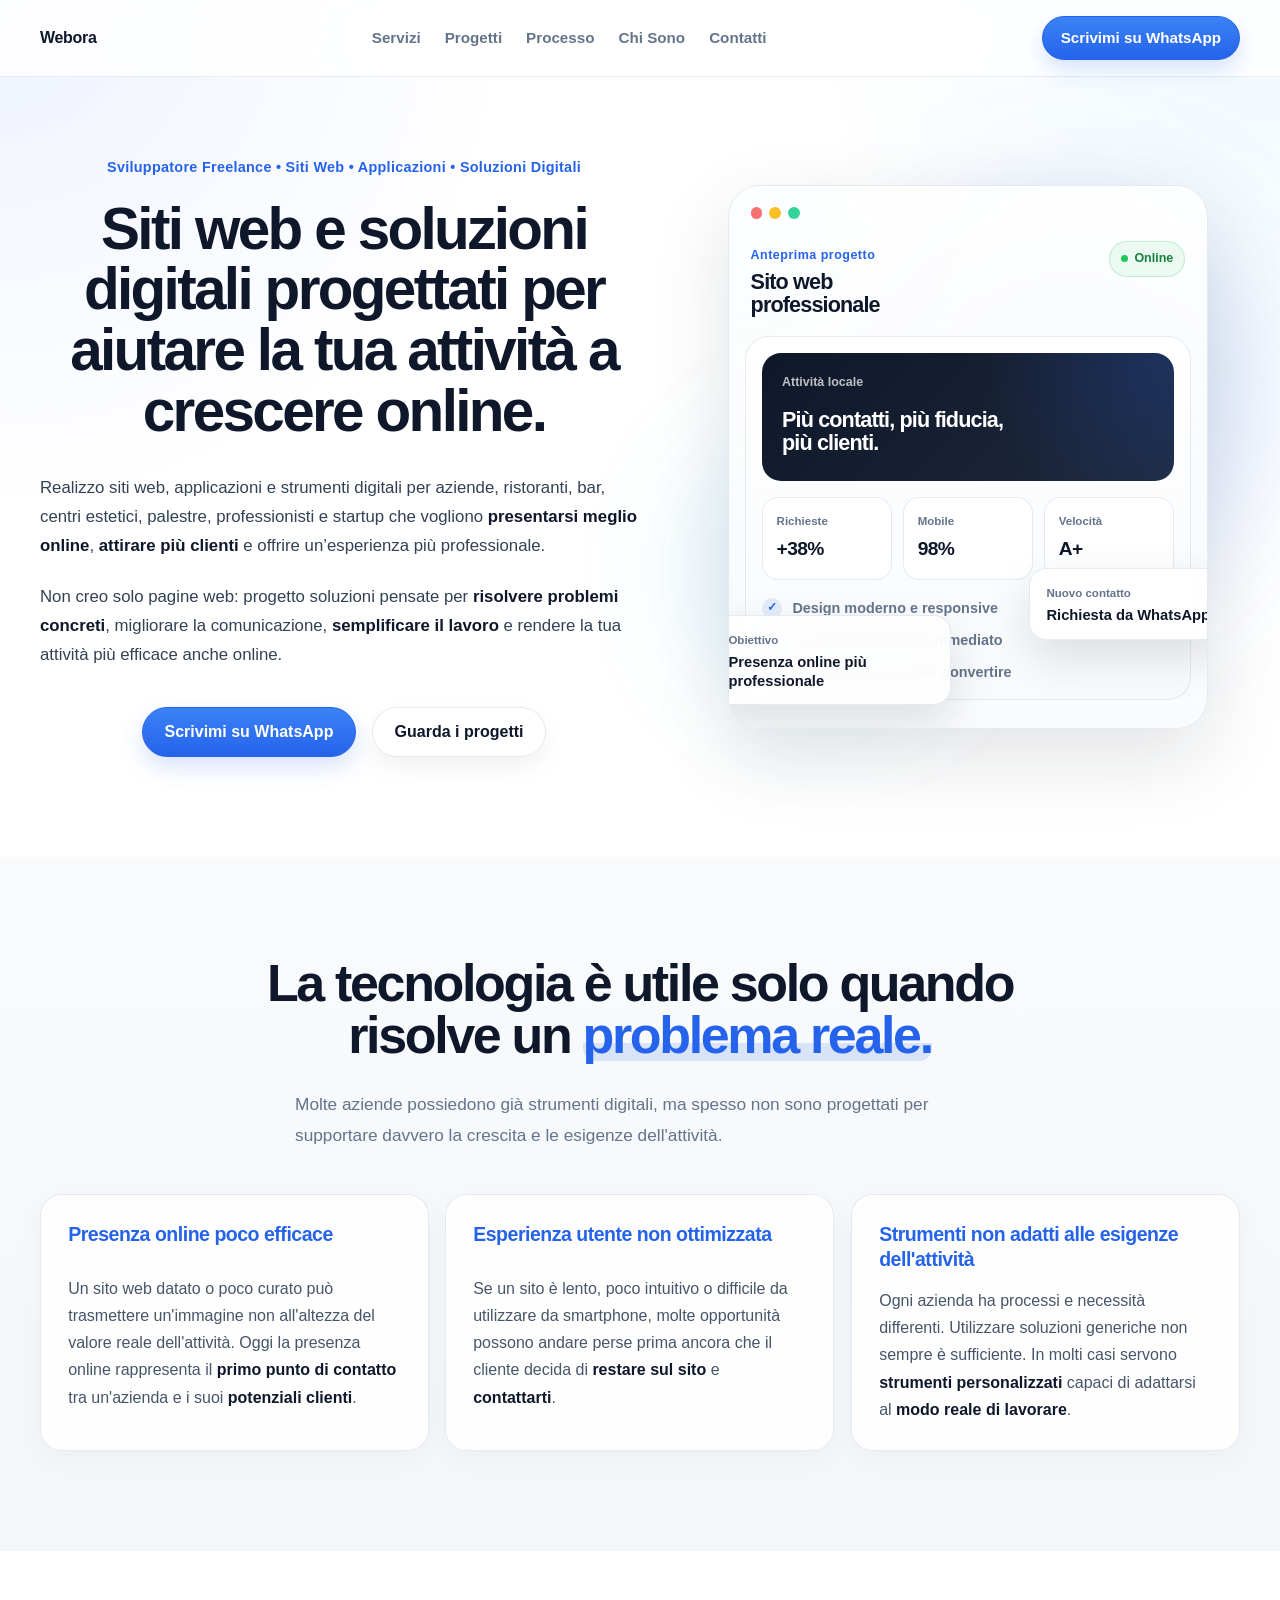
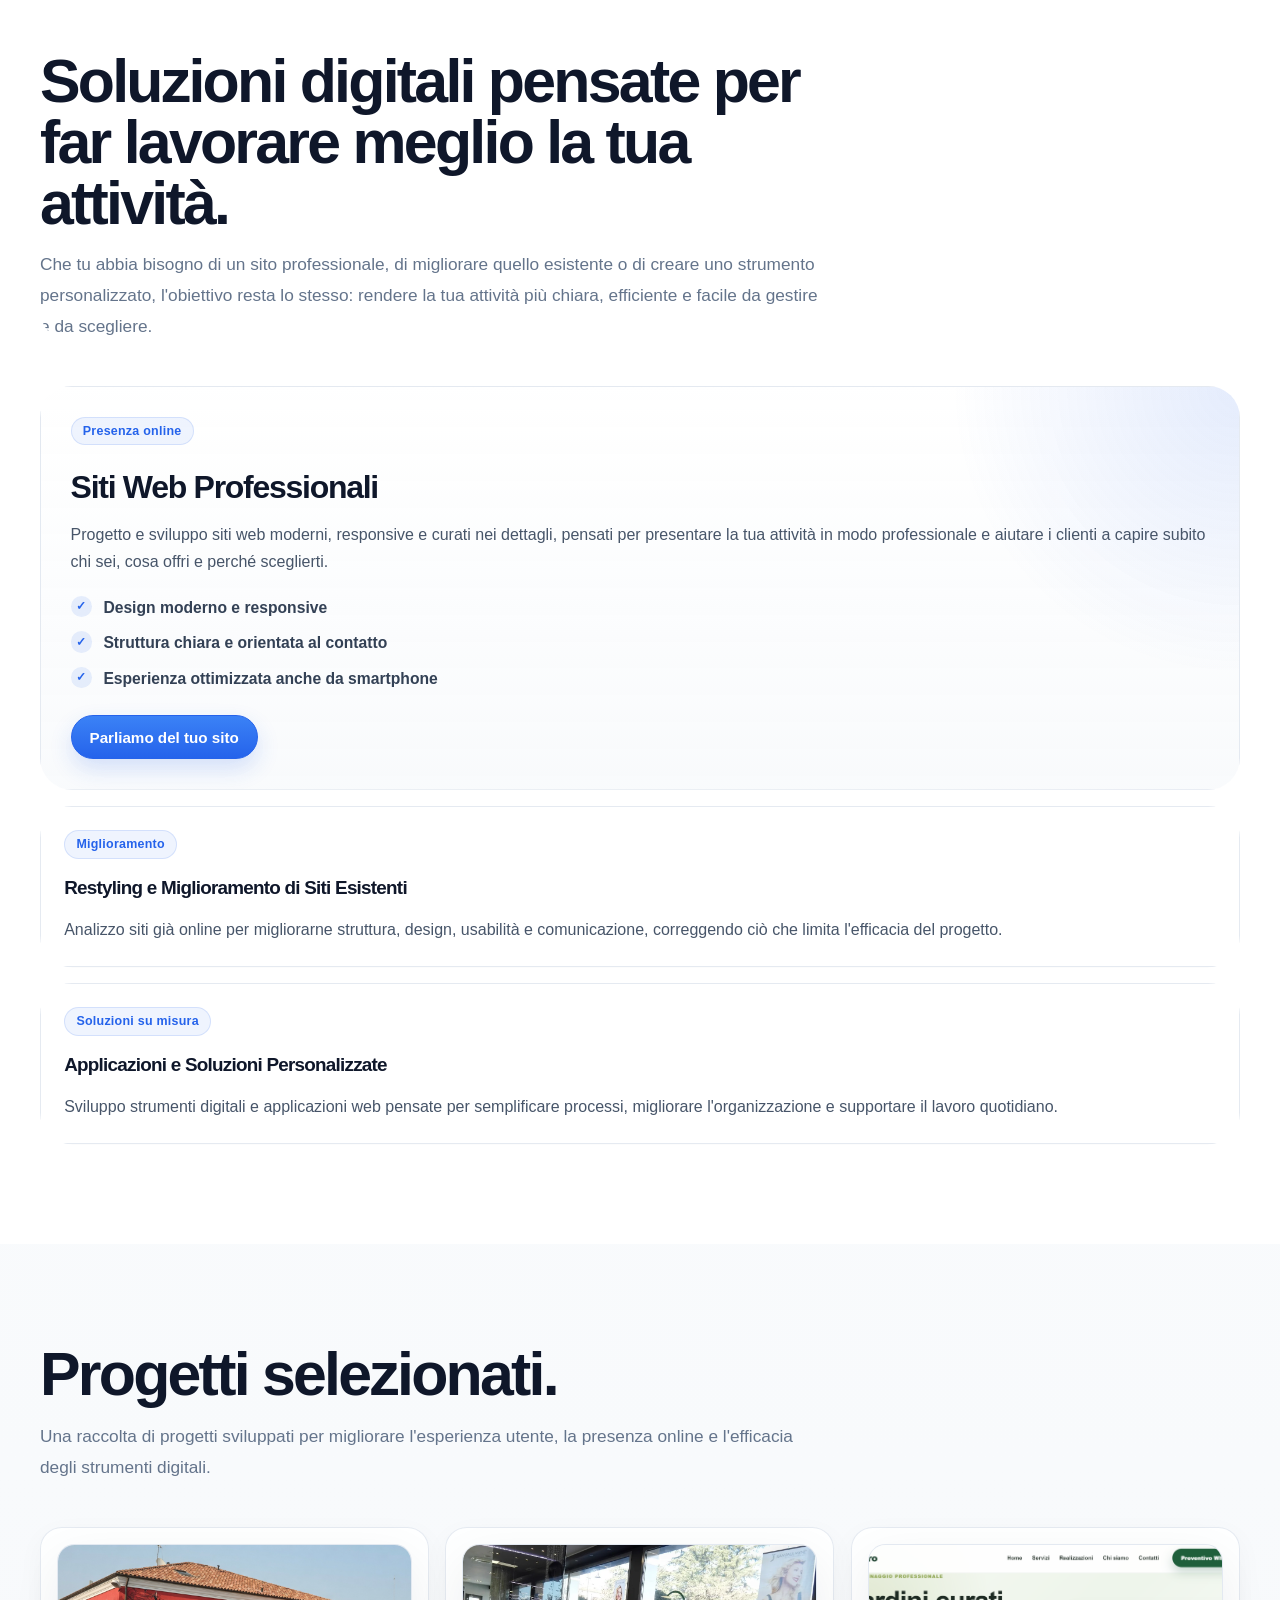
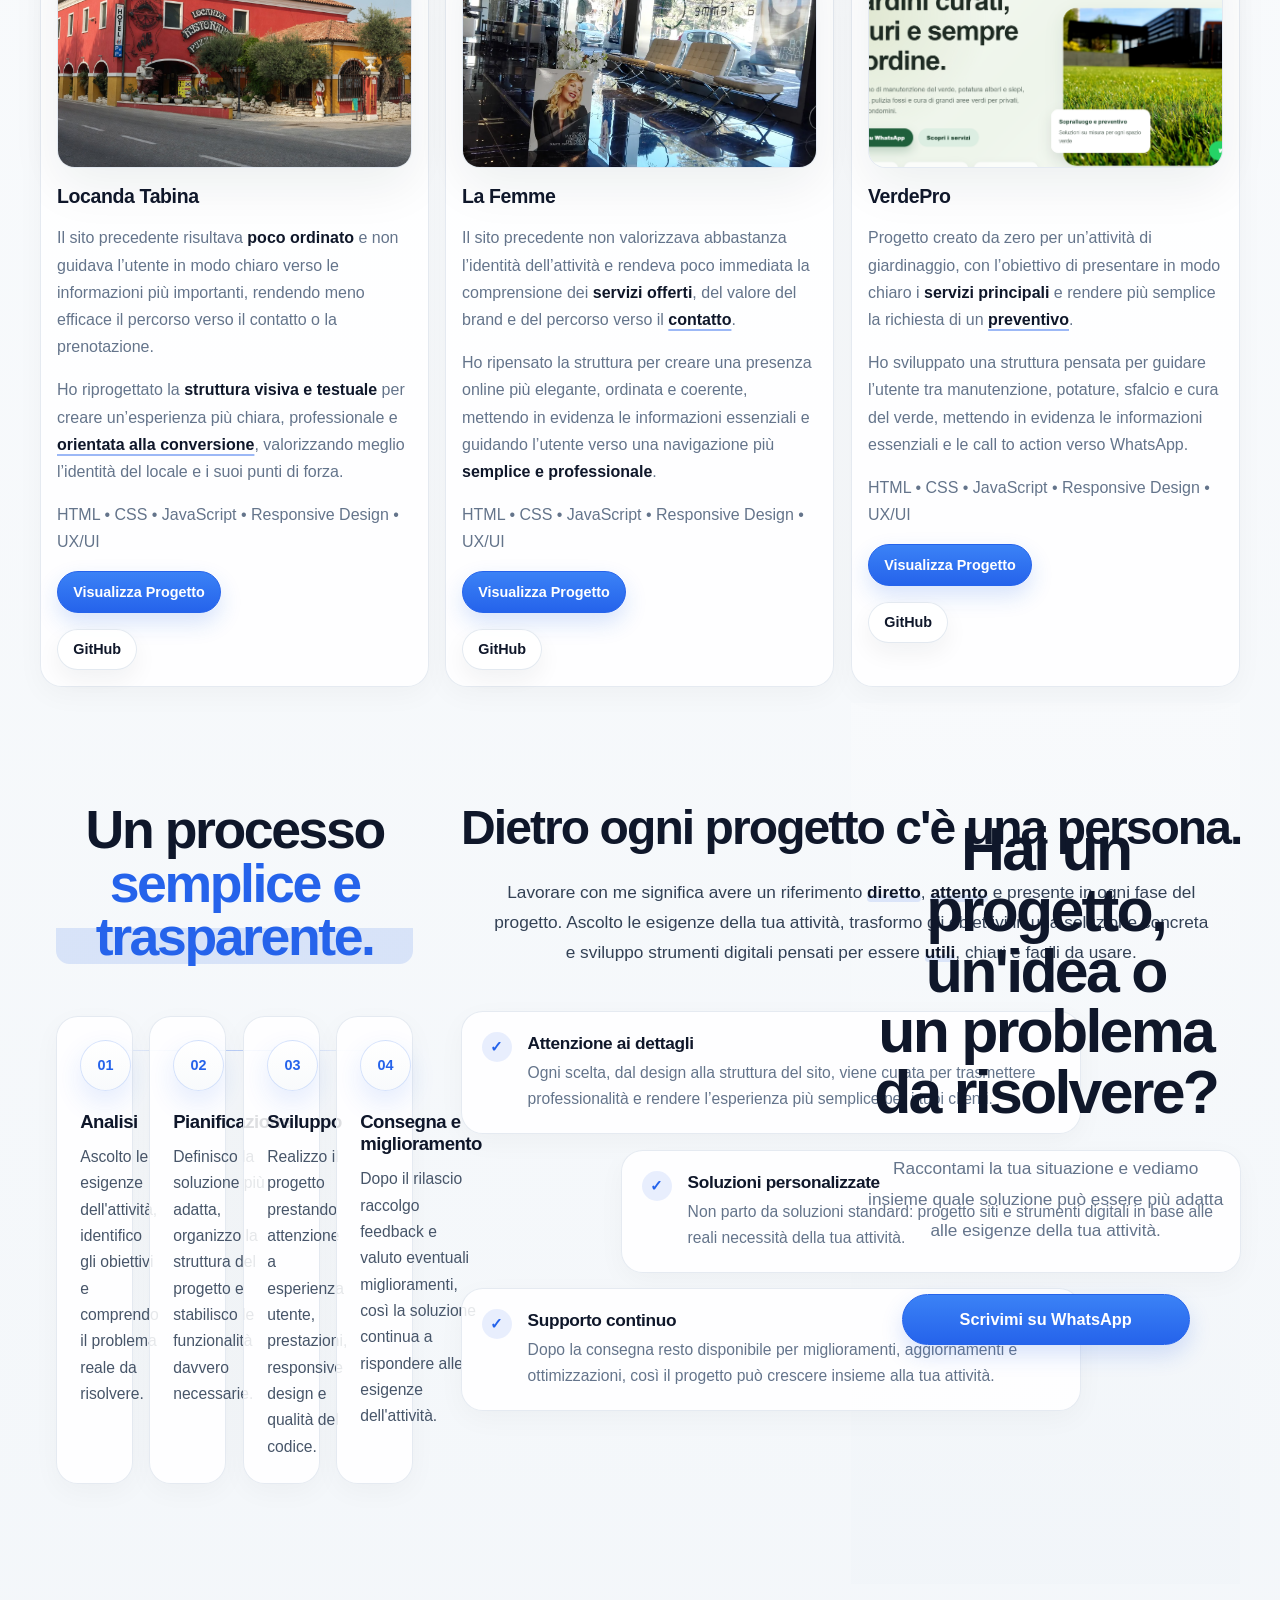
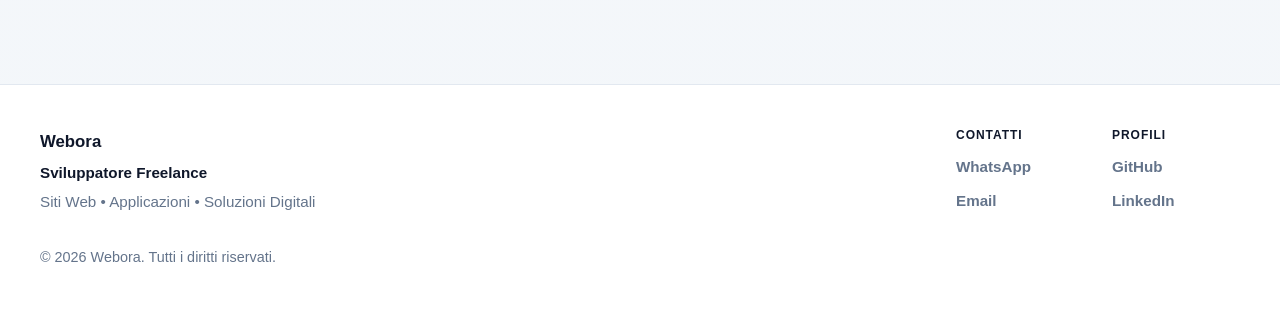
<file: index.html>
<!DOCTYPE html>
<html lang="it">
<head>
  <meta charset="UTF-8">
  <meta name="viewport" content="width=device-width, initial-scale=1.0">
  <title>Webora | Siti Web e Soluzioni Digitali</title>
  <link rel="stylesheet" href="style.css">
</head>
<body>
  <header class="site-header">
    <div class="site-header__container">
      <a href="#" class="site-header__logo">Webora</a>

      <nav class="site-header__nav">
        <ul class="site-header__menu">
          <li class="site-header__menu-item">
            <a href="#servizi" class="site-header__menu-link">Servizi</a>
          </li>
          <li class="site-header__menu-item">
            <a href="#progetti" class="site-header__menu-link">Progetti</a>
          </li>
          <li class="site-header__menu-item">
            <a href="#processo" class="site-header__menu-link">Processo</a>
          </li>
          <li class="site-header__menu-item">
            <a href="#chi-sono" class="site-header__menu-link">Chi Sono</a>
          </li>
          <li class="site-header__menu-item">
            <a href="#contatti" class="site-header__menu-link">Contatti</a>
          </li>
        </ul>
      </nav>

      <a href="https://wa.me/393491954793?text=Ciao%20vorrei%20avere%20informazioni" class="site-header__cta">Scrivimi su WhatsApp</a>
    </div>
  </header>

  <main class="site-main">
    <section class="hero">
  <div class="hero__container">
    <div class="hero__content">
      <p class="text-placeholder">Sviluppatore Freelance • Siti Web • Applicazioni • Soluzioni Digitali</p>

      <h1 class="text-placeholder">
        Siti web e soluzioni digitali progettati per aiutare la tua attività a crescere online.
      </h1>

      <p class="text-placeholder">
       Realizzo siti web, applicazioni e strumenti digitali per aziende, ristoranti,
       bar, centri estetici, palestre, professionisti e startup che vogliono
       <strong>presentarsi meglio online</strong>, <strong>attirare più clienti</strong>
       e offrire un’esperienza più professionale.
      </p>

      <p class="text-placeholder">
       Non creo solo pagine web: progetto soluzioni pensate per
       <strong>risolvere problemi concreti</strong>, migliorare la comunicazione,
       <strong>semplificare il lavoro</strong> e rendere la tua attività più efficace
       anche online.
      </p>

      <div class="hero__actions">
        <a
          href="https://wa.me/393491954793?text=Ciao%20vorrei%20avere%20informazioni"
          class="hero__button"
        >
          Scrivimi su WhatsApp
        </a>

        <a href="#progetti" class="hero__button">
          Guarda i progetti
        </a>
      </div>
    </div>

    <div class="hero__visual" aria-hidden="true">
      <div class="hero-preview">
        <div class="hero-preview__topbar">
          <span></span>
          <span></span>
          <span></span>
        </div>

        <div class="hero-preview__header">
          <div>
            <span class="hero-preview__eyebrow">Anteprima progetto</span>
            <h2>Sito web professionale</h2>
          </div>

          <span class="hero-preview__status">Online</span>
        </div>

        <div class="hero-preview__screen">
          <div class="hero-preview__hero-card">
            <span>Attività locale</span>
            <strong>Più contatti, più fiducia, più clienti.</strong>
          </div>

          <div class="hero-preview__metrics">
            <div class="hero-preview__metric">
              <span>Richieste</span>
              <strong>+38%</strong>
            </div>

            <div class="hero-preview__metric">
              <span>Mobile</span>
              <strong>98%</strong>
            </div>

            <div class="hero-preview__metric">
              <span>Velocità</span>
              <strong>A+</strong>
            </div>
          </div>

          <ul class="hero-preview__features">
            <li>
              <span>✓</span>
              Design moderno e responsive
            </li>

            <li>
              <span>✓</span>
              Contatto WhatsApp immediato
            </li>

            <li>
              <span>✓</span>
              Struttura pensata per convertire
            </li>
          </ul>
        </div>

        <div class="hero-preview__floating-card hero-preview__floating-card--primary">
          <span>Nuovo contatto</span>
          <strong>Richiesta da WhatsApp</strong>
        </div>

        <div class="hero-preview__floating-card hero-preview__floating-card--secondary">
          <span>Obiettivo</span>
          <strong>Presenza online più professionale</strong>
        </div>
      </div>
    </div>
  </div>
</section>

<section class="problems">
    <div class="problems__container">
    <div class="problems__header reveal reveal--up">
      <h2 class="text-placeholder">
        <span>La tecnologia è utile solo quando</span>
        <span>risolve un <strong>problema reale.</strong></span>
      </h2>

      <p class="text-placeholder">
        Molte aziende possiedono già strumenti digitali, ma spesso non sono progettati
        per supportare davvero la crescita e le esigenze dell'attività.
      </p>
    </div>

    <div class="problems__grid">
      <article class="card problem-card reveal reveal--from-left">
        <h3>Presenza online poco efficace</h3>
        <p>
          Un sito web datato o poco curato può trasmettere un'immagine non all'altezza
          del valore reale dell'attività. Oggi la presenza online rappresenta il
          <strong>primo punto di contatto</strong> tra un'azienda e i suoi
          <strong>potenziali clienti</strong>.
        </p>
      </article>

      <article class="card problem-card reveal reveal--from-bottom">
        <h3>Esperienza utente non ottimizzata</h3>
        <p>
          Se un sito è lento, poco intuitivo o difficile da utilizzare da smartphone,
          molte opportunità possono andare perse prima ancora che il cliente decida di
          <strong>restare sul sito</strong> e <strong>contattarti</strong>.
        </p>
      </article>

      <article class="card problem-card reveal reveal--from-right">
        <h3>Strumenti non adatti alle esigenze dell'attività</h3>
        <p>
          Ogni azienda ha processi e necessità differenti. Utilizzare soluzioni generiche
          non sempre è sufficiente. In molti casi servono
          <strong>strumenti personalizzati</strong> capaci di adattarsi al
          <strong>modo reale di lavorare</strong>.
        </p>
      </article>
    </div>
  </div>
</section>

<section id="servizi" class="services">
  <div class="services__container">
    <div class="services__header reveal service-reveal service-reveal--header">
      <h2 class="text-placeholder">
        Soluzioni digitali pensate per far lavorare meglio la tua attività.
      </h2>

      <p class="text-placeholder">
        Che tu abbia bisogno di un sito professionale, di migliorare quello esistente
        o di creare uno strumento personalizzato, l'obiettivo resta lo stesso:
        rendere la tua attività più chiara, efficiente e facile da gestire e da scegliere.
      </p>
    </div>

    <div class="services__layout">
      <article class="service-card service-card--featured reveal service-reveal service-reveal--featured">
        <span class="service-card__label">Presenza online</span>

        <div class="service-card__content">
          <h3>Siti Web Professionali</h3>

          <p>
            Progetto e sviluppo siti web moderni, responsive e curati nei dettagli,
            pensati per presentare la tua attività in modo professionale e aiutare
            i clienti a capire subito chi sei, cosa offri e perché sceglierti.
          </p>

          <ul class="service-card__list">
            <li>
              <span>✓</span>
              Design moderno e responsive
            </li>

            <li>
              <span>✓</span>
              Struttura chiara e orientata al contatto
            </li>

            <li>
              <span>✓</span>
              Esperienza ottimizzata anche da smartphone
            </li>
          </ul>
        </div>

        <a
          href="https://wa.me/393491954793?text=Ciao%20vorrei%20avere%20informazioni"
          class="service-card__button"
        >
          Parliamo del tuo sito
        </a>
      </article>

      <div class="services__side">
        <article class="service-card service-card--compact reveal service-reveal service-reveal--side service-reveal--side-1">
          <span class="service-card__label">Miglioramento</span>

          <div class="service-card__content">
            <h3>Restyling e Miglioramento di Siti Esistenti</h3>

            <p>
              Analizzo siti già online per migliorarne struttura, design, usabilità
              e comunicazione, correggendo ciò che limita l'efficacia del progetto.
            </p>
          </div>
        </article>

        <article class="service-card service-card--compact reveal service-reveal service-reveal--side service-reveal--side-2">
          <span class="service-card__label">Soluzioni su misura</span>

          <div class="service-card__content">
            <h3>Applicazioni e Soluzioni Personalizzate</h3>

            <p>
              Sviluppo strumenti digitali e applicazioni web pensate per semplificare
              processi, migliorare l'organizzazione e supportare il lavoro quotidiano.
            </p>
          </div>
        </article>
      </div>
    </div>
  </div>
</section>

    <section id="progetti" class="projects">
      <div class="projects__container">
        <div class="projects__header">
          <h2 class="text-placeholder">Progetti selezionati.</h2>
          <p class="text-placeholder">Una raccolta di progetti sviluppati per migliorare l'esperienza utente, la presenza online e l'efficacia degli strumenti digitali.</p>
        </div>
        <div class="projects__grid">
          <article class="project-card reveal project-reveal project-reveal--one">
            <div class="project-card__media">
  <img
    src="./IMMAGINI/tabina.jpg"
    alt="Anteprima del progetto Locanda Tabina"
    class="project-card__image"
  >
  </div>

  <h3 class="text-placeholder">Locanda Tabina</h3>

  <p class="text-placeholder">
  Il sito precedente risultava <strong>poco ordinato</strong> e non guidava l’utente
  in modo chiaro verso le informazioni più importanti, rendendo meno efficace
  il percorso verso il contatto o la prenotazione.
</p>

<p class="text-placeholder">
  Ho riprogettato la <strong>struttura visiva e testuale</strong> per creare
  un’esperienza più chiara, professionale e
  <span class="project-card__underline">orientata alla conversione</span>,
  valorizzando meglio l’identità del locale e i suoi punti di forza.
</p>

<p class="text-placeholder">
  HTML • CSS • JavaScript • Responsive Design • UX/UI
</p>

  <a href="locanda-tabina.html" class="project-card__button">
    Visualizza Progetto
  </a>

  <a
    href="https://github.com/Capital-flowyield/locanda-tabina-website"
    class="project-card__button"
    target="_blank"
    rel="noopener noreferrer"
  >
    GitHub
  </a>
</article>


          <article class="project-card reveal project-reveal project-reveal--two">
  <div class="project-card__media">
    <img
      src="./IMMAGINI/la-femme.png"
      alt="Anteprima del progetto La Femme"
      class="project-card__image"
    >
  </div>

  <h3 class="text-placeholder">La Femme</h3>

  <p class="text-placeholder">
    Il sito precedente non valorizzava abbastanza l’identità dell’attività e rendeva
    poco immediata la comprensione dei <strong>servizi offerti</strong>, del valore
    del brand e del percorso verso il <span class="project-card__underline">contatto</span>.
  </p>

  <p class="text-placeholder">
    Ho ripensato la struttura per creare una presenza online più elegante, ordinata
    e coerente, mettendo in evidenza le informazioni essenziali e guidando l’utente
    verso una navigazione più <strong>semplice e professionale</strong>.
  </p>

  <p class="text-placeholder">
    HTML • CSS • JavaScript • Responsive Design • UX/UI
  </p>

  <a href="la-femme.html" class="project-card__button">
    Visualizza Progetto
  </a>

  <a
    href="https://github.com/Capital-flowyield/la-femme"
    class="project-card__button"
    target="_blank"
    rel="noopener noreferrer"
  >
    GitHub
  </a>
</article>


<article class="project-card reveal project-reveal project-reveal--three">
  <div class="project-card__media">
    <img
      src="./IMMAGINI/verdepro.png"
      alt="Anteprima del progetto VerdePro"
      class="project-card__image"
    >
  </div>

  <h3 class="text-placeholder">VerdePro</h3>

  <p class="text-placeholder">
    Progetto creato da zero per un’attività di giardinaggio, con l’obiettivo di presentare
    in modo chiaro i <strong>servizi principali</strong> e rendere più semplice la richiesta
    di un <span class="project-card__underline">preventivo</span>.
  </p>

  <p class="text-placeholder">
    Ho sviluppato una struttura pensata per guidare l’utente tra manutenzione, potature,
    sfalcio e cura del verde, mettendo in evidenza le informazioni essenziali e le call to action
    verso WhatsApp.
  </p>

  <p class="text-placeholder">
    HTML • CSS • JavaScript • Responsive Design • UX/UI
  </p>

  <a href="verdepro.html" class="project-card__button">
    Visualizza Progetto
  </a>

  <a
    href="https://github.com/Capital-flowyield/verdepro-site"
    class="project-card__button"
    target="_blank"
    rel="noopener noreferrer"
  >
    GitHub
  </a>
</article>

  <section id="processo" class="process">
  <div class="process__container">
    <div class="process__header reveal process-reveal process-reveal--header">
      <h2 class="text-placeholder">
        Un processo <strong>semplice e trasparente.</strong>
      </h2>
    </div>

    <div class="process__timeline">
      <article class="process__step reveal process-reveal process-reveal--step">
        <span class="process__number">01</span>

        <div class="process__content">
          <h3>Analisi</h3>
          <p>
            Ascolto le esigenze dell'attività, identifico gli obiettivi e comprendo
            il problema reale da risolvere.
          </p>
        </div>
      </article>

      <article class="process__step reveal process-reveal process-reveal--step">
        <span class="process__number">02</span>

        <div class="process__content">
          <h3>Pianificazione</h3>
          <p>
            Definisco la soluzione più adatta, organizzo la struttura del progetto
            e stabilisco le funzionalità davvero necessarie.
          </p>
        </div>
      </article>

      <article class="process__step reveal process-reveal process-reveal--step">
        <span class="process__number">03</span>

        <div class="process__content">
          <h3>Sviluppo</h3>
          <p>
            Realizzo il progetto prestando attenzione a esperienza utente,
            prestazioni, responsive design e qualità del codice.
          </p>
        </div>
      </article>

      <article class="process__step reveal process-reveal process-reveal--step">
        <span class="process__number">04</span>

        <div class="process__content">
          <h3>Consegna e miglioramento</h3>
          <p>
            Dopo il rilascio raccolgo feedback e valuto eventuali miglioramenti,
            così la soluzione continua a rispondere alle esigenze dell'attività.
          </p>
        </div>
      </article>
    </div>
  </div>
</section>

<section id="chi-sono" class="about">
  <div class="about__container">
    <div class="about__content reveal about-reveal about-reveal--content">
      <h2>Dietro ogni progetto c'è una persona.</h2>

      <p>
        Lavorare con me significa avere un riferimento <strong>diretto</strong>,
        <strong>attento</strong> e presente in ogni fase del progetto. Ascolto le
        esigenze della tua attività, trasformo gli obiettivi in una soluzione concreta
        e sviluppo strumenti digitali pensati per essere <strong>utili</strong>,
        chiari e facili da usare.
      </p>

      <ul class="about__list">
        <li class="about__item about__item--left reveal about-reveal about-reveal--item-left">
          <span class="about__check">✓</span>
          <div class="about__item-content">
            <h3>Attenzione ai dettagli</h3>
            <p>
              Ogni scelta, dal design alla struttura del sito, viene curata per
              trasmettere professionalità e rendere l’esperienza più semplice per i tuoi clienti.
            </p>
          </div>
        </li>

        <li class="about__item about__item--right reveal about-reveal about-reveal--item-right">
          <span class="about__check">✓</span>
          <div class="about__item-content">
            <h3>Soluzioni personalizzate</h3>
            <p>
              Non parto da soluzioni standard: progetto siti e strumenti digitali in base
              alle reali necessità della tua attività.
            </p>
          </div>
        </li>

        <li class="about__item about__item--left reveal about-reveal about-reveal--item-left">
          <span class="about__check">✓</span>
          <div class="about__item-content">
            <h3>Supporto continuo</h3>
            <p>
              Dopo la consegna resto disponibile per miglioramenti, aggiornamenti e
              ottimizzazioni, così il progetto può crescere insieme alla tua attività.
            </p>
          </div>
        </li>
      </ul>
    </div>
  </div>
</section>

    <section id="contatti" class="final-cta">
      <div class="final-cta__container">
        <h2 class="text-placeholder">
        <span>Hai un progetto, un'idea o</span>
        <span>un problema da risolvere?</span>
        </h2>
        <p class="text-placeholder">Raccontami la tua situazione e vediamo insieme quale soluzione può essere più adatta alle esigenze della tua attività.</p>
        <a href="https://wa.me/393491954793?text=Ciao%20vorrei%20avere%20informazioni" class="final-cta__button">Scrivimi su WhatsApp</a>
      </div>
    </section>
  </main>

  <footer class="site-footer">
    <div class="site-footer__container">
      <div class="site-footer__brand">
        <span>Webora</span>
        <span>Sviluppatore Freelance</span>
        <span>Siti Web • Applicazioni • Soluzioni Digitali</span>
      </div>
      <nav class="site-footer__nav">
  <div class="site-footer__group">
    <span class="site-footer__heading">CONTATTI</span>

    <ul class="site-footer__menu">
      <li class="site-footer__menu-item">
        <a
          href="https://wa.me/393491954793?text=Ciao%20vorrei%20avere%20informazioni"
          class="site-footer__menu-link"
          target="_blank"
          rel="noopener noreferrer"
        >
          WhatsApp
        </a>
      </li>

      <li class="site-footer__menu-item">
        <a
  href="https://mail.google.com/mail/?view=cm&fs=1&to=emanuelescanta.business@gmail.com&su=Richiesta%20informazioni%20-%20Webora&body=Ciao%20Emanuele%2C%0A%0Avorrei%20avere%20informazioni%20su..."
  class="site-footer__menu-link"
  target="_blank"
  rel="noopener noreferrer"
>
  Email
</a>
      </li>
    </ul>
  </div>

  <div class="site-footer__group">
    <span class="site-footer__heading">PROFILI</span>

    <ul class="site-footer__menu">
      <li class="site-footer__menu-item">
        <a
          href="https://github.com/Capital-flowyield"
          class="site-footer__menu-link"
          target="_blank"
          rel="noopener noreferrer"
        >
          GitHub
        </a>
      </li>

      <li class="site-footer__menu-item">
        <a
          href="https://www.linkedin.com/in/emanuele-scantamburlo-22256b245"
          class="site-footer__menu-link"
          target="_blank"
          rel="noopener noreferrer"
        >
          LinkedIn
        </a>
      </li>
    </ul>
  </div>
</nav>
      <div class="site-footer__copyright">© 2026 Webora. Tutti i diritti riservati.</div>
    </div>
  </footer>
  <script src="script.js"></script>
</body>
</html>
</file>
<file: style.css>
/* =========================
   1. Variabili globali
========================= */

:root {
  --color-background: #ffffff;
  --color-surface: #f8fafc;
  --color-surface-soft: #f1f5f9;
  --color-text: #0f172a;
  --color-muted: #64748b;
  --color-primary: #2563eb;
  --color-primary-hover: #1d4ed8;
  --color-border: #e2e8f0;

  --container-width: 1200px;
  --section-spacing: 5rem;

  --radius-sm: 0.9rem;
  --radius: 1.35rem;
  --radius-lg: 2rem;

  --shadow-soft: 0 18px 50px rgba(15, 23, 42, 0.07);
  --shadow-card: 0 12px 35px rgba(15, 23, 42, 0.055);
  --shadow-hover: 0 22px 60px rgba(15, 23, 42, 0.11);

  --transition-fast: 180ms ease;
  --transition-base: 260ms ease;
  --transition-slow: 700ms cubic-bezier(0.16, 1, 0.3, 1);
}


/* =========================
   2. Reset e base layout
========================= */

*,
*::before,
*::after {
  box-sizing: border-box;
}

html {
  scroll-behavior: smooth;
}

body {
  margin: 0;
  background:
    radial-gradient(circle at top left, rgba(37, 99, 235, 0.08), transparent 32rem),
    radial-gradient(circle at top right, rgba(14, 165, 233, 0.06), transparent 30rem),
    var(--color-background);
  color: var(--color-text);
  font-family: -apple-system, BlinkMacSystemFont, "SF Pro Display", "SF Pro Text", Inter, "Segoe UI", sans-serif;
  font-size: 1rem;
  line-height: 1.6;
  text-rendering: optimizeLegibility;
  -webkit-font-smoothing: antialiased;
}

a {
  color: inherit;
  text-decoration: none;
}

ul {
  margin: 0;
  padding: 0;
  list-style: none;
}

h1,
h2,
h3,
p {
  margin: 0;
}

::selection {
  background: rgba(37, 99, 235, 0.16);
}

.site-header__container,
.hero__container,
.problems__container,
.services__container,
.projects__container,
.process__container,
.about__container,
.final-cta__container,
.site-footer__container {
  width: min(100% - 2rem, var(--container-width));
  margin-inline: auto;
}

.hero,
.problems,
.services,
.projects,
.process,
.about,
.final-cta {
  padding-block: var(--section-spacing);
}


/* =========================
   3. Header / Navbar
========================= */

.site-header {
  position: sticky;
  top: 0;
  z-index: 10;
  background: rgba(255, 255, 255, 0.82);
  border-bottom: 1px solid rgba(226, 232, 240, 0.8);
  backdrop-filter: blur(20px);
  -webkit-backdrop-filter: blur(20px);
}

.site-header__container {
  display: flex;
  align-items: center;
  justify-content: space-between;
  min-height: 4.75rem;
  gap: 1.5rem;
}

.site-header__logo {
  color: var(--color-text);
  font-size: 1rem;
  font-weight: 780;
  letter-spacing: -0.02em;
}

.site-header__nav {
  display: none;
}

.site-header__menu,
.site-footer__menu {
  display: flex;
  align-items: center;
  gap: 1.5rem;
}

.site-header__menu-link,
.site-footer__menu-link {
  color: var(--color-muted);
  font-size: 0.95rem;
  font-weight: 550;
  transition: color var(--transition-fast);
}

.site-header__menu-link:hover,
.site-footer__menu-link:hover {
  color: var(--color-text);
}


/* =========================
   4. Bottoni e CTA
========================= */

.site-header__cta,
.hero__button,
.project-card__button,
.service-card__button,
.final-cta__button {
  display: inline-flex;
  align-items: center;
  justify-content: center;
  min-height: 2.75rem;
  padding: 0.78rem 1.12rem;
  border: 1px solid var(--color-primary);
  border-radius: 999px;
  background: linear-gradient(180deg, #3b82f6, var(--color-primary));
  color: #ffffff;
  font-size: 0.95rem;
  font-weight: 700;
  line-height: 1;
  box-shadow: 0 10px 22px rgba(37, 99, 235, 0.18);
  transition:
    transform var(--transition-fast),
    box-shadow var(--transition-fast),
    background-color var(--transition-fast),
    border-color var(--transition-fast);
}

.site-header__cta:hover,
.hero__button:hover,
.project-card__button:hover,
.service-card__button:hover,
.final-cta__button:hover {
  background: linear-gradient(180deg, #2563eb, var(--color-primary-hover));
  border-color: var(--color-primary-hover);
  transform: translateY(-2px);
  box-shadow: 0 16px 30px rgba(37, 99, 235, 0.24);
}

.service-card__button {
  width: fit-content;
  margin-top: auto;
}

.hero__button:nth-child(2),
.project-card__button:nth-of-type(2) {
  background: rgba(255, 255, 255, 0.86);
  color: var(--color-text);
  border-color: rgba(226, 232, 240, 0.95);
  box-shadow: 0 10px 25px rgba(15, 23, 42, 0.055);
}

.hero__button:nth-child(2):hover,
.project-card__button:nth-of-type(2):hover {
  background: #ffffff;
  border-color: rgba(203, 213, 225, 1);
  box-shadow: 0 16px 35px rgba(15, 23, 42, 0.09);
}

.hero__button {
  min-height: 3.1rem;
  padding: 0.95rem 1.35rem;
  font-size: 1rem;
}


/* =========================
   5. Hero section
========================= */

.hero {
  padding-top: 3.5rem;
  overflow: hidden;
}

.hero__container {
  display: grid;
  gap: 3rem;
  align-items: center;
}

.hero__content {
  display: flex;
  flex-direction: column;
  align-items: center;
  gap: 1.35rem;
  max-width: 760px;
}

.hero__content p:first-child {
  color: var(--color-primary);
  font-size: 0.9rem;
  font-weight: 800;
  line-height: 1.4;
  letter-spacing: 0.02em;
  text-align: center;
}

.hero__content h1 {
  max-width: 720px;
  color: var(--color-text);
  font-size: clamp(2.35rem, 4.6vw, 3.65rem);
  font-weight: 850;
  line-height: 1.04;
  letter-spacing: -0.045em;
  text-align: center;
  padding-bottom: 0.7rem;
}

.hero__content p {
  max-width: 680px;
  color: #334155;
  font-size: clamp(0.98rem, 1.35vw, 1.05rem);
  line-height: 1.72;
  text-align: left;
}

.hero__content strong {
  color: var(--color-text);
  font-weight: 800;
}

.hero__actions {
  display: flex;
  flex-wrap: wrap;
  justify-content: center;
  gap: 1rem;
  margin-top: 1rem;
}

.hero__visual {
  position: relative;
  display: flex;
  justify-content: center;
  min-height: 34rem;
  isolation: isolate;
}

.hero__visual::before {
  content: "";
  position: absolute;
  inset: 2rem -1rem auto auto;
  width: 24rem;
  height: 24rem;
  z-index: -2;
  border-radius: 999px;
  background: rgba(37, 99, 235, 0.16);
  filter: blur(70px);
}

.hero__visual::after {
  content: "";
  position: absolute;
  inset: auto auto 2rem 0;
  width: 16rem;
  height: 16rem;
  z-index: -2;
  border-radius: 999px;
  background: rgba(14, 165, 233, 0.12);
  filter: blur(60px);
}


/* =========================
   5.1 Hero mockup premium
========================= */

.hero-preview {
  position: relative;
  width: min(100%, 30rem);
  min-height: 32rem;
  padding: 1rem;
  border: 1px solid rgba(226, 232, 240, 0.9);
  border-radius: 2rem;
  background:
    linear-gradient(180deg, rgba(255, 255, 255, 0.92), rgba(248, 250, 252, 0.82)),
    radial-gradient(circle at top left, rgba(37, 99, 235, 0.12), transparent 18rem);
  box-shadow:
    0 28px 80px rgba(15, 23, 42, 0.12),
    inset 0 1px 0 rgba(255, 255, 255, 0.9);
  backdrop-filter: blur(24px);
  -webkit-backdrop-filter: blur(24px);
  overflow: hidden;
}

.hero-preview::before {
  content: "";
  position: absolute;
  inset: 0;
  background:
    linear-gradient(
      120deg,
      transparent 0%,
      rgba(255, 255, 255, 0.62) 35%,
      transparent 70%
    );
  transform: translateX(-120%);
  animation: heroPreviewShine 6s ease-in-out infinite;
  pointer-events: none;
}

.hero-preview__topbar {
  display: flex;
  gap: 0.45rem;
  padding: 0.35rem 0.35rem 1rem;
}

.hero-preview__topbar span {
  width: 0.72rem;
  height: 0.72rem;
  border-radius: 999px;
  background: #cbd5e1;
}

.hero-preview__topbar span:nth-child(1) {
  background: #f87171;
}

.hero-preview__topbar span:nth-child(2) {
  background: #fbbf24;
}

.hero-preview__topbar span:nth-child(3) {
  background: #34d399;
}

.hero-preview__header {
  display: flex;
  align-items: flex-start;
  justify-content: space-between;
  gap: 1rem;
  padding: 0.35rem 0.35rem 1.25rem;
}

.hero-preview__eyebrow {
  display: inline-flex;
  margin-bottom: 0.35rem;
  color: var(--color-primary);
  font-size: 0.78rem;
  font-weight: 800;
  letter-spacing: 0.04em;
}

.hero-preview__header h2 {
  max-width: 13rem;
  color: var(--color-text);
  font-size: 1.35rem;
  font-weight: 850;
  line-height: 1.05;
  letter-spacing: -0.04em;
}

.hero-preview__status {
  display: inline-flex;
  align-items: center;
  gap: 0.4rem;
  padding: 0.45rem 0.7rem;
  border: 1px solid rgba(34, 197, 94, 0.22);
  border-radius: 999px;
  background: rgba(34, 197, 94, 0.08);
  color: #15803d;
  font-size: 0.78rem;
  font-weight: 800;
  white-space: nowrap;
}

.hero-preview__status::before {
  content: "";
  width: 0.45rem;
  height: 0.45rem;
  border-radius: 999px;
  background: #22c55e;
  box-shadow: 0 0 0 0 rgba(34, 197, 94, 0.5);
  animation: statusPulse 2.4s ease-out infinite;
}

.hero-preview__screen {
  display: grid;
  gap: 1rem;
  padding: 1rem;
  border: 1px solid rgba(226, 232, 240, 0.85);
  border-radius: 1.45rem;
  background:
    linear-gradient(180deg, #ffffff, #f8fafc);
  box-shadow: inset 0 1px 0 rgba(255, 255, 255, 0.9);
}

.hero-preview__hero-card {
  display: grid;
  gap: 0.45rem;
  min-height: 8rem;
  padding: 1.25rem;
  border-radius: 1.2rem;
  background:
    radial-gradient(circle at top right, rgba(37, 99, 235, 0.22), transparent 12rem),
    linear-gradient(135deg, #0f172a, #1e293b);
  color: #ffffff;
  overflow: hidden;
}

.hero-preview__hero-card span {
  color: rgba(255, 255, 255, 0.72);
  font-size: 0.78rem;
  font-weight: 750;
}

.hero-preview__hero-card strong {
  max-width: 15rem;
  font-size: 1.35rem;
  font-weight: 850;
  line-height: 1.08;
  letter-spacing: -0.04em;
}

.hero-preview__metrics {
  display: grid;
  grid-template-columns: repeat(3, minmax(0, 1fr));
  gap: 0.7rem;
}

.hero-preview__metric {
  display: grid;
  gap: 0.25rem;
  padding: 0.85rem;
  border: 1px solid rgba(226, 232, 240, 0.85);
  border-radius: 1rem;
  background: rgba(255, 255, 255, 0.82);
}

.hero-preview__metric span {
  color: var(--color-muted);
  font-size: 0.72rem;
  font-weight: 700;
}

.hero-preview__metric strong {
  color: var(--color-text);
  font-size: 1.2rem;
  font-weight: 850;
  letter-spacing: -0.035em;
}

.hero-preview__features {
  display: grid;
  gap: 0.7rem;
  padding-top: 0.15rem;
}

.hero-preview__features li {
  display: flex;
  align-items: flex-start;
  gap: 0.65rem;
  color: var(--color-muted);
  font-size: 0.9rem;
  font-weight: 600;
  line-height: 1.45;
}

.hero-preview__features span {
  display: inline-flex;
  align-items: center;
  justify-content: center;
  flex: 0 0 1.25rem;
  width: 1.25rem;
  height: 1.25rem;
  border-radius: 999px;
  background: rgba(37, 99, 235, 0.1);
  color: var(--color-primary);
  font-size: 0.75rem;
  font-weight: 850;
}

.hero-preview__floating-card {
  position: absolute;
  display: grid;
  gap: 0.25rem;
  max-width: 15rem;
  padding: 0.9rem 1rem;
  border: 1px solid rgba(226, 232, 240, 0.9);
  border-radius: 1.1rem;
  background: rgba(255, 255, 255, 0.88);
  box-shadow: 0 18px 45px rgba(15, 23, 42, 0.12);
  backdrop-filter: blur(18px);
  -webkit-backdrop-filter: blur(18px);
}

.hero-preview__floating-card span {
  color: var(--color-muted);
  font-size: 0.72rem;
  font-weight: 750;
}

.hero-preview__floating-card strong {
  color: var(--color-text);
  font-size: 0.92rem;
  font-weight: 800;
  line-height: 1.25;
}

.hero-preview__floating-card--primary {
  right: -1.25rem;
  bottom: 5.5rem;
  animation: floatingCard 5.5s ease-in-out infinite;
}

.hero-preview__floating-card--secondary {
  left: -1.1rem;
  bottom: 1.4rem;
  animation: floatingCard 6.2s ease-in-out infinite reverse;
}


/* =========================
   6. Immagini placeholder
========================= */

.image-placeholder {
  position: relative;
  width: 100%;
  min-height: inherit;
  overflow: hidden;
  border: 1px solid rgba(226, 232, 240, 0.9);
  border-radius: var(--radius-lg);
  background:
    linear-gradient(135deg, rgba(37, 99, 235, 0.12), rgba(15, 23, 42, 0.025)),
    linear-gradient(180deg, #ffffff, var(--color-surface));
  box-shadow: var(--shadow-soft);
}

.image-placeholder::before {
  content: "";
  position: absolute;
  inset: 1px;
  border-radius: calc(var(--radius-lg) - 1px);
  background:
    radial-gradient(circle at 25% 20%, rgba(255, 255, 255, 0.95), transparent 22rem),
    linear-gradient(135deg, rgba(255, 255, 255, 0.2), transparent);
}

.image-placeholder::after {
  content: "";
  position: absolute;
  width: 45%;
  aspect-ratio: 1;
  right: -12%;
  bottom: -16%;
  border-radius: 999px;
  background: rgba(37, 99, 235, 0.12);
  filter: blur(4px);
}


/* =========================
   7. Sezioni con background
========================= */

.problems,
.projects,
.final-cta {
  background:
    linear-gradient(180deg, rgba(248, 250, 252, 0.92), rgba(241, 245, 249, 0.82));
}


/* =========================
   8. Header sezioni
========================= */

.problems__header,
.services__header,
.projects__header,
.process__header {
  display: grid;
  gap: 1rem;
  max-width: 780px;
  margin-bottom: 2.75rem;
}

.problems__header h2,
.services__header h2,
.projects__header h2,
.process__header h2,
.final-cta h2,
.about__content h2 {
  color: var(--color-text);
  font-size: clamp(2.15rem, 7vw, 3.8rem);
  font-weight: 850;
  line-height: 1;
  letter-spacing: -0.045em;
}

.problems__header p,
.services__header p,
.projects__header p,
.final-cta p,
.about__content .text-placeholder {
  color: var(--color-muted);
  font-size: 1.08rem;
  line-height: 1.78;
}


/* Problems header */

.problems__header {
  max-width: 980px;
  margin-inline: auto;
  text-align: center;
  gap: 1.75rem;
}

.problems__header h2 {
  max-width: 1120px;
  margin-inline: auto;
  font-size: clamp(2.1rem, 4.2vw, 3.25rem);
  text-align: center;
}

.problems__header h2 span {
  display: block;
}

.problems__header h2 strong {
  display: inline-block;
  color: var(--color-primary);
  font-weight: 850;
  border-radius: 0.25em;
  background:
    linear-gradient(
      to top,
      rgba(37, 99, 235, 0.14) 0%,
      rgba(37, 99, 235, 0.14) 34%,
      transparent 34%,
      transparent 100%
    );
}

.problems__header h2 strong::after {
  content: none;
}

.problems__header p {
  max-width: 690px;
  margin-inline: auto;
  text-align: left;
}


/* =========================
   9. Griglie generali
========================= */

.problems__grid,
.services__grid,
.projects__grid {
  display: grid;
  gap: 1rem;
}

.services__layout {
  display: grid;
  gap: 1rem;
}

.services__side {
  display: grid;
  gap: 1rem;
}


/* =========================
   10. Card generiche
========================= */

.card,
.project-card,
.process__step,
.about__item {
  border: 1px solid rgba(226, 232, 240, 0.88);
  border-radius: var(--radius);
  background: rgba(255, 255, 255, 0.86);
  box-shadow: 0 8px 28px rgba(15, 23, 42, 0.035);
  transition:
    transform var(--transition-base),
    border-color var(--transition-base),
    box-shadow var(--transition-base),
    background-color var(--transition-base);
}

.card:hover,
.project-card:hover,
.process__step:hover,
.about__item:hover {
  border-color: rgba(37, 99, 235, 0.28);
  background: #ffffff;
  transform: translateY(-4px);
  box-shadow: var(--shadow-hover);
}

.card {
  display: grid;
  gap: 1rem;
  padding: 1.6rem;
}

.card h3,
.project-card h3 {
  color: var(--color-text);
  font-size: 1.22rem;
  font-weight: 780;
  line-height: 1.25;
  letter-spacing: -0.02em;
}

.card p,
.project-card p {
  color: var(--color-muted);
  font-size: 1rem;
  line-height: 1.7;
}

/* Problems cards */

.problem-card {
  position: relative;
  overflow: hidden;
  padding: 1.7rem;
}

.problem-card::before {
  content: "";
  position: absolute;
  inset: 0;
  border-radius: inherit;
  background:
    radial-gradient(circle at top right, rgba(37, 99, 235, 0.09), transparent 14rem);
  opacity: 0;
  transition: opacity var(--transition-base);
  pointer-events: none;
}

.problem-card:hover::before {
  opacity: 1;
}

.problem-card h3 {
  position: relative;
  color: var(--color-primary);
  font-size: 1.22rem;
  font-weight: 820;
  letter-spacing: -0.025em;
}

.problem-card p {
  position: relative;
  color: #475569;
}

.problem-card p strong {
  color: var(--color-text);
  font-weight: 800;
}


/* =========================
   10.1 Service cards
========================= */

.service-card {
  position: relative;
  overflow: hidden;
  border: 1px solid rgba(226, 232, 240, 0.88);
  border-radius: var(--radius);
  background: rgba(255, 255, 255, 0.86);
  box-shadow: 0 8px 28px rgba(15, 23, 42, 0.035);
  transition:
    transform var(--transition-base),
    border-color var(--transition-base),
    box-shadow var(--transition-base),
    background-color var(--transition-base);
}

.service-card:hover {
  border-color: rgba(37, 99, 235, 0.28);
  background: #ffffff;
  transform: translateY(-4px);
  box-shadow: var(--shadow-hover);
}

.service-card::before {
  content: "";
  position: absolute;
  inset: 0;
  border-radius: inherit;
  pointer-events: none;
  opacity: 0;
  transition: opacity var(--transition-base);
}

.service-card:hover::before {
  opacity: 1;
}

.service-card--featured {
  display: grid;
  gap: 1.55rem;
  padding: 1.85rem;
  background:
    radial-gradient(circle at top right, rgba(37, 99, 235, 0.12), transparent 18rem),
    linear-gradient(180deg, rgba(255, 255, 255, 0.96), rgba(248, 250, 252, 0.9));
}

.service-card--featured::before {
  background:
    linear-gradient(
      135deg,
      rgba(37, 99, 235, 0.08),
      transparent 42%
    );
}

.service-card--compact {
  display: grid;
  align-content: start;
  gap: 1.15rem;
  padding: 1.45rem;
}

.service-card--compact::before {
  background:
    radial-gradient(circle at top right, rgba(37, 99, 235, 0.08), transparent 12rem);
}

.service-card__label {
  position: relative;
  z-index: 1;
  display: inline-flex;
  width: fit-content;
  padding: 0.45rem 0.7rem;
  border: 1px solid rgba(37, 99, 235, 0.14);
  border-radius: 999px;
  background: rgba(37, 99, 235, 0.07);
  color: var(--color-primary);
  font-size: 0.78rem;
  font-weight: 800;
  line-height: 1;
  letter-spacing: 0.02em;
}

.service-card__content {
  position: relative;
  z-index: 1;
  display: grid;
  gap: 1rem;
}

.service-card h3 {
  color: var(--color-text);
  font-size: clamp(1.35rem, 3vw, 2rem);
  font-weight: 850;
  line-height: 1.08;
  letter-spacing: -0.04em;
}

.service-card--compact h3 {
  font-size: 1.18rem;
  line-height: 1.18;
}

.service-card p {
  color: #475569;
  font-size: 1rem;
  line-height: 1.72;
}

.service-card__list {
  display: grid;
  gap: 0.75rem;
  margin-top: 0.25rem;
}

.service-card__list li {
  display: flex;
  align-items: flex-start;
  gap: 0.7rem;
  color: #334155;
  font-size: 0.98rem;
  font-weight: 600;
  line-height: 1.5;
}

.service-card__list span {
  display: inline-flex;
  align-items: center;
  justify-content: center;
  flex: 0 0 1.35rem;
  width: 1.35rem;
  height: 1.35rem;
  border-radius: 999px;
  background: rgba(37, 99, 235, 0.1);
  color: var(--color-primary);
  font-size: 0.78rem;
  font-weight: 850;
}


/* =========================
   11. Sezione progetti
========================= */

.project-card {
  display: flex;
  flex-direction: column;
  align-items: flex-start;
  gap: 1rem;
  padding: 1rem;
}

.project-card .image-placeholder {
  min-height: 14rem;
  border-radius: 1.1rem;
}

.project-card__media {
  width: 100%;
  height: 14rem;
  overflow: hidden;
  border: 1px solid rgba(226, 232, 240, 0.9);
  border-radius: 1.1rem;
  background: var(--color-surface);
  box-shadow: var(--shadow-soft);
}

.project-card__image {
  display: block;
  width: 100%;
  height: 100%;
  object-fit: cover;
  object-position: center top;
}

.project-card__button {
  min-height: 2.5rem;
  padding-inline: 0.95rem;
  font-size: 0.9rem;
}

.project-card strong {
  color: var(--color-text);
  font-weight: 820;
}

.project-card__underline {
  color: var(--color-text);
  font-weight: 700;
  text-decoration: underline;
  text-decoration-color: rgba(37, 99, 235, 0.45);
  text-decoration-thickness: 2px;
  text-underline-offset: 4px;
}


/* =========================
   12. Sezione processo
========================= */

.process__header {
  max-width: 920px;
  margin-inline: auto;
  margin-bottom: 3.25rem;
  text-align: center;
}

.process__header h2 {
  max-width: 820px;
  margin-inline: auto;
  color: var(--color-text);
  font-size: clamp(2.1rem, 4.2vw, 3.35rem);
  font-weight: 850;
  line-height: 1;
  letter-spacing: -0.045em;
}

.process__header h2 strong {
  display: inline-block;
  color: var(--color-primary);
  font-weight: 850;
  border-radius: 0.25em;
  background:
    linear-gradient(
      to top,
      rgba(37, 99, 235, 0.14) 0%,
      rgba(37, 99, 235, 0.14) 34%,
      transparent 34%,
      transparent 100%
    );
}

.process__timeline {
  position: relative;
  display: grid;
  grid-template-columns: repeat(4, minmax(0, 1fr));
  gap: 1rem;
}

.process__timeline::before {
  content: "";
  position: absolute;
  top: 2.15rem;
  left: 8%;
  right: 8%;
  height: 1px;
  background: linear-gradient(
    90deg,
    rgba(37, 99, 235, 0),
    rgba(37, 99, 235, 0.28),
    rgba(37, 99, 235, 0)
  );
}

.process__step {
  position: relative;
  display: grid;
  align-content: start;
  gap: 1.25rem;
  min-height: 18rem;
  padding: 1.45rem;
  border: 1px solid rgba(226, 232, 240, 0.88);
  border-radius: var(--radius);
  background: rgba(255, 255, 255, 0.86);
  box-shadow: 0 8px 28px rgba(15, 23, 42, 0.035);
  transition:
    transform var(--transition-base),
    border-color var(--transition-base),
    box-shadow var(--transition-base),
    background-color var(--transition-base);
}

.process__step:hover {
  border-color: rgba(37, 99, 235, 0.28);
  background: #ffffff;
  transform: translateY(-4px);
  box-shadow: var(--shadow-hover);
}

.process__number {
  position: relative;
  z-index: 1;
  display: inline-flex;
  align-items: center;
  justify-content: center;
  width: 3.15rem;
  height: 3.15rem;
  border: 1px solid rgba(37, 99, 235, 0.18);
  border-radius: 999px;
  background:
    linear-gradient(180deg, #ffffff, #f8fafc);
  color: var(--color-primary);
  font-size: 0.9rem;
  font-weight: 850;
  line-height: 1;
  box-shadow:
    0 12px 28px rgba(37, 99, 235, 0.12),
    inset 0 1px 0 rgba(255, 255, 255, 0.95);
}

.process__content {
  display: grid;
  gap: 0.7rem;
}

.process__content h3 {
  color: var(--color-text);
  font-size: 1.16rem;
  font-weight: 820;
  line-height: 1.2;
  letter-spacing: -0.025em;
}

.process__content p {
  color: #475569;
  font-size: 0.98rem;
  line-height: 1.68;
}


/* =========================
   13. Sezione chi sono
========================= */

.about__container {
  display: grid;
  justify-items: center;
}

.about__content {
  display: grid;
  justify-items: center;
  gap: 1.45rem;
  width: 100%;
  max-width: 980px;
  text-align: center;
}

/* Sezione 13 - About */

.about__content h2 {
  max-width: 100%;
  color: var(--color-text);
  font-size: clamp(2rem, 3.8vw, 3rem);
  font-weight: 850;
  line-height: 1.05;
  letter-spacing: -0.04em;
  white-space: nowrap;
}

.about__content > p {
  max-width: 720px;
  color: #334155;
  font-size: clamp(1rem, 1.45vw, 1.08rem);
  line-height: 1.76;
}

.about__content > p strong {
  color: var(--color-text);
  font-weight: 850;
  border-radius: 0.2em;
  background:
    linear-gradient(
      to top,
      rgba(37, 99, 235, 0.13) 0%,
      rgba(37, 99, 235, 0.13) 34%,
      transparent 34%,
      transparent 100%
    );
}

.about__list {
  display: grid;
  gap: 1rem;
  width: 100%;
  margin-top: 1.25rem;
}

.about__item {
  display: grid;
  grid-template-columns: auto minmax(0, 1fr);
  gap: 1rem;
  width: min(100%, 620px);
  padding: 1.25rem;
  text-align: left;
}

.about__item--left {
  justify-self: start;
}

.about__item--right {
  justify-self: end;
}

.about__check {
  display: inline-flex;
  align-items: center;
  justify-content: center;
  width: 1.85rem;
  height: 1.85rem;
  border-radius: 999px;
  background: rgba(37, 99, 235, 0.1);
  color: var(--color-primary);
  font-size: 0.95rem;
  font-weight: 850;
  line-height: 1;
}

.about__item-content {
  display: grid;
  gap: 0.35rem;
}

.about__item-content h3 {
  color: var(--color-text);
  font-size: 1.08rem;
  font-weight: 820;
  line-height: 1.3;
  letter-spacing: -0.02em;
}

.about__item-content p {
  color: var(--color-muted);
  font-size: 0.98rem;
  line-height: 1.68;
}


/* =========================
   14. Final CTA
========================= */

.final-cta__container {
  display: grid;
  justify-items: center;
  gap: 1.9rem;
  padding-block: 1rem;
  text-align: center;
}

.final-cta h2 {
  max-width: 900px;
  margin-inline: auto;
}

.final-cta h2 span {
  display: block;
}

.final-cta p {
  max-width: 720px;
  margin-inline: auto;
  text-align: center;
}

.final-cta__button {
  width: min(100%, 18rem);
  min-height: 3.2rem;
  margin-top: 1.1rem;
  padding: 1rem 1.45rem;
  font-size: 1.02rem;
  animation: ctaBounce 1.9s ease-in-out infinite;
}

.final-cta__button:hover {
  animation-play-state: paused;
}

/* =========================
   15. Footer
========================= */

.site-footer {
  border-top: 1px solid var(--color-border);
  background: #ffffff;
}

.site-footer__container {
  display: grid;
  gap: 2rem;
  padding-block: 2.75rem;
}

.site-footer__brand {
  display: grid;
  gap: 0.35rem;
  color: var(--color-muted);
  font-size: 0.95rem;
  line-height: 1.55;
}

.site-footer__brand span:first-child {
  color: var(--color-text);
  font-size: 1.05rem;
  font-weight: 780;
}

.site-footer__brand span:nth-child(2) {
  color: var(--color-text);
  font-weight: 650;
}

.site-footer__nav {
  display: grid;
  gap: 1.75rem;
}

.site-footer__group {
  display: grid;
  gap: 0.8rem;
}

.site-footer__heading {
  color: var(--color-text);
  font-size: 0.75rem;
  font-weight: 780;
  line-height: 1;
  letter-spacing: 0.08em;
}

.site-footer__menu {
  display: grid;
  gap: 0.55rem;
  flex-wrap: wrap;
}

.site-footer__copyright {
  color: var(--color-muted);
  font-size: 0.9rem;
  line-height: 1.55;
}


/* =========================
   16. Animazioni Hero
========================= */

@keyframes fadeUp {
  from {
    opacity: 0;
    transform: translateY(22px);
  }

  to {
    opacity: 1;
    transform: translateY(0);
  }
}

@keyframes visualReveal {
  from {
    opacity: 0;
    transform: translateX(28px) scale(0.98);
  }

  to {
    opacity: 1;
    transform: translateX(0) scale(1);
  }
}

.hero__content > * {
  opacity: 0;
  animation: fadeUp var(--transition-slow) forwards;
}

.hero__content > *:nth-child(1) {
  animation-delay: 80ms;
}

.hero__content > *:nth-child(2) {
  animation-delay: 180ms;
}

.hero__content > *:nth-child(3) {
  animation-delay: 310ms;
}

.hero__content > *:nth-child(4) {
  animation-delay: 440ms;
}

.hero__content > *:nth-child(5) {
  animation-delay: 570ms;
}

.hero-preview {
  opacity: 0;
  transform: translateX(28px) scale(0.98);
  animation: visualReveal 900ms cubic-bezier(0.16, 1, 0.3, 1) 420ms forwards;
}

@keyframes heroPreviewShine {
  0%,
  42% {
    transform: translateX(-120%);
  }

  58%,
  100% {
    transform: translateX(120%);
  }
}

@keyframes statusPulse {
  0% {
    box-shadow: 0 0 0 0 rgba(34, 197, 94, 0.5);
  }

  70% {
    box-shadow: 0 0 0 0.45rem rgba(34, 197, 94, 0);
  }

  100% {
    box-shadow: 0 0 0 0 rgba(34, 197, 94, 0);
  }
}

@keyframes floatingCard {
  0%,
  100% {
    transform: translateY(0);
  }

  50% {
    transform: translateY(-10px);
  }
}

@keyframes ctaBounce {
  0%,
  100% {
    transform: translateY(0);
  }

  50% {
    transform: translateY(-8px);
  }
}

/* =========================
   16.1 Animazioni scroll reveal
========================= */

.reveal {
  opacity: 0;
  transition:
    opacity 800ms cubic-bezier(0.16, 1, 0.3, 1),
    transform 800ms cubic-bezier(0.16, 1, 0.3, 1);
  will-change: opacity, transform;
}

.reveal--up {
  transform: translateY(34px) scale(0.98);
}

.reveal--from-left {
  transform: translate(-42px, -28px) scale(0.96);
}

.reveal--from-right {
  transform: translate(42px, -28px) scale(0.96);
}

.reveal--from-bottom {
  transform: translateY(42px) scale(0.96);
}

.reveal.is-visible {
  opacity: 1;
  transform: translate(0, 0) scale(1);
}

.problems__grid .problem-card:nth-child(1) {
  transition-delay: 80ms;
}

.problems__grid .problem-card:nth-child(2) {
  transition-delay: 180ms;
}

.problems__grid .problem-card:nth-child(3) {
  transition-delay: 280ms;
}

/* Services reveal animations */

.service-reveal {
  transition:
    opacity 900ms cubic-bezier(0.16, 1, 0.3, 1),
    transform 900ms cubic-bezier(0.16, 1, 0.3, 1),
    filter 900ms cubic-bezier(0.16, 1, 0.3, 1),
    clip-path 900ms cubic-bezier(0.16, 1, 0.3, 1);
}

.service-reveal--header {
  transform: translateY(24px);
  filter: blur(8px);
}

.service-reveal--featured {
  transform: translateY(46px) scale(0.97);
  filter: blur(10px);
  clip-path: inset(0 0 18% 0 round 2rem);
}

.service-reveal--side-1 {
  transform: translateX(42px) rotate(-1.2deg) scale(0.96);
  filter: blur(8px);
}

.service-reveal--side-2 {
  transform: translateX(42px) rotate(1.2deg) scale(0.96);
  filter: blur(8px);
}

.service-reveal.is-visible {
  opacity: 1;
  transform: translate(0, 0) rotate(0) scale(1);
  filter: blur(0);
  clip-path: inset(0 0 0 0 round 2rem);
}

.services__header.service-reveal {
  transition-delay: 80ms;
}

.service-card--featured.service-reveal {
  transition-delay: 160ms;
}

.service-reveal--side-1 {
  transition-delay: 280ms;
}

.service-reveal--side-2 {
  transition-delay: 390ms;
}

/* Projects reveal animations */

.project-reveal {
  transition:
    opacity 850ms cubic-bezier(0.16, 1, 0.3, 1),
    transform 850ms cubic-bezier(0.16, 1, 0.3, 1),
    filter 850ms cubic-bezier(0.16, 1, 0.3, 1);
}

.project-reveal--one {
  transform: translateY(42px) scale(0.94);
  filter: blur(8px);
}

.project-reveal--two {
  transform: translateY(56px) scale(0.94);
  filter: blur(10px);
}

.project-reveal--three {
  transform: translateY(42px) scale(0.94);
  filter: blur(8px);
}

.project-reveal.is-visible {
  opacity: 1;
  transform: translateY(0) scale(1);
  filter: blur(0);
}

.projects__grid .project-card:nth-child(1) {
  transition-delay: 80ms;
}

.projects__grid .project-card:nth-child(2) {
  transition-delay: 190ms;
}

.projects__grid .project-card:nth-child(3) {
  transition-delay: 300ms;
}

/* Process reveal animations */

.process-reveal {
  transition:
    opacity 850ms cubic-bezier(0.16, 1, 0.3, 1),
    transform 850ms cubic-bezier(0.16, 1, 0.3, 1),
    filter 850ms cubic-bezier(0.16, 1, 0.3, 1);
}

.process-reveal--header {
  transform: translateY(28px);
  filter: blur(8px);
}

.process-reveal--step {
  transform: translateY(34px) scale(0.96);
  filter: blur(8px);
}

.process-reveal.is-visible {
  opacity: 1;
  transform: translateY(0) scale(1);
  filter: blur(0);
}

.process__timeline .process__step:nth-child(1) {
  transition-delay: 80ms;
}

.process__timeline .process__step:nth-child(2) {
  transition-delay: 180ms;
}

.process__timeline .process__step:nth-child(3) {
  transition-delay: 280ms;
}

.process__timeline .process__step:nth-child(4) {
  transition-delay: 380ms;
}

/* About reveal animations */

.about-reveal {
  transition:
    opacity 850ms cubic-bezier(0.16, 1, 0.3, 1),
    transform 850ms cubic-bezier(0.16, 1, 0.3, 1),
    filter 850ms cubic-bezier(0.16, 1, 0.3, 1);
}

.about-reveal--content {
  transform: translateX(-34px) scale(0.98);
  filter: blur(8px);
}

.about-reveal--media {
  transform: translateX(34px) scale(0.98);
  filter: blur(8px);
}

.about-reveal.is-visible {
  opacity: 1;
  transform: translateX(0) scale(1);
  filter: blur(0);
}

.about__item:nth-child(1) {
  transition-delay: 100ms;
}

.about__item:nth-child(2) {
  transition-delay: 190ms;
}

.about__item:nth-child(3) {
  transition-delay: 280ms;
}

/* About reveal animations */

.about-reveal {
  transition:
    opacity 850ms cubic-bezier(0.16, 1, 0.3, 1),
    transform 850ms cubic-bezier(0.16, 1, 0.3, 1),
    filter 850ms cubic-bezier(0.16, 1, 0.3, 1);
}

.about-reveal--content {
  transform: translateY(30px) scale(0.98);
  filter: blur(8px);
}

.about-reveal--item-left {
  transform: translateX(-36px) scale(0.97);
  filter: blur(8px);
}

.about-reveal--item-right {
  transform: translateX(36px) scale(0.97);
  filter: blur(8px);
}

.about-reveal.is-visible {
  opacity: 1;
  transform: translate(0, 0) scale(1);
  filter: blur(0);
}

.about__list .about__item:nth-child(1) {
  transition-delay: 120ms;
}

.about__list .about__item:nth-child(2) {
  transition-delay: 220ms;
}

.about__list .about__item:nth-child(3) {
  transition-delay: 320ms;
}


/* =========================
   17. Micro animazioni
========================= */

.card,
.project-card,
.service-card,
.process__step,
.about__item,
.final-cta__container {
  will-change: transform;
}

.site-header__cta:active,
.hero__button:active,
.project-card__button:active,
.service-card__button:active,
.final-cta__button:active {
  transform: translateY(0) scale(0.98);
}


/* =========================
   18. Responsive tablet
========================= */

@media (min-width: 720px) {
  :root {
    --section-spacing: 6.25rem;
  }

  .site-header__nav {
    display: block;
  }

  .problems__grid,
  .services__grid,
  .projects__grid {
    grid-template-columns: repeat(3, minmax(0, 1fr));
  }

  .process__steps {
    grid-template-columns: repeat(2, minmax(0, 1fr));
  }

  .site-footer__nav {
    grid-template-columns: repeat(2, minmax(8rem, 1fr));
  }

  .site-footer__container {
    grid-template-columns: minmax(18rem, 1fr) auto;
    align-items: start;
  }

  .site-footer__copyright {
    grid-column: 1 / -1;
  }
}


/* =========================
   19. Responsive desktop
========================= */

@media (min-width: 960px) {
  .hero {
    padding-top: 5rem;
  }

  .hero__container {
  grid-template-columns: minmax(0, 0.95fr) minmax(20rem, 0.85fr);
  }
}

/* =========================
   20. Responsive mobile
========================= */

@media (max-width: 719px) {
  :root {
    --section-spacing: 4.25rem;
  }

  .site-header__container {
    min-height: 4.25rem;
  }

  .site-header__cta {
    padding-inline: 0.85rem;
    font-size: 0.86rem;
  }

  /* Hero */

  .hero {
    padding-top: 2.75rem;
  }

  .hero__content {
    align-items: center;
  }

  .hero__content h1 {
    max-width: 100%;
    font-size: clamp(2.25rem, 11vw, 3rem);
    line-height: 1.06;
    letter-spacing: -0.045em;
  }

  .hero__content p {
    max-width: 100%;
    font-size: 0.96rem;
    line-height: 1.68;
    text-align: left;
  }

  .hero__content p:first-child {
    text-align: center;
    font-size: 0.86rem;
  }

  .hero__actions {
    width: 100%;
  }

  .hero__button {
    flex: 1 1 100%;
    min-height: 3.05rem;
  }

  .hero__visual {
    display: none;
  }

  /* Card generiche */

  .card,
  .project-card,
  .process__step,
  .about__item {
    border-radius: 1.1rem;
  }

  /* Problems */

  .problems__header {
    text-align: center;
  }

  .problems__header h2 {
    max-width: 100%;
    margin-inline: auto;
  }

  .problems__header h2 span {
    display: inline;
  }

  .problems__header p {
    margin-inline: auto;
    text-align: left;
  }

  .problem-card {
    padding: 1.25rem;
  }

  /* Services */

  .services__header {
    text-align: left;
  }

  .services__layout {
    grid-template-columns: 1fr;
    gap: 1rem;
  }

  .services__side {
    display: grid;
    grid-template-rows: none;
    gap: 1rem;
  }

  .service-card--featured,
  .service-card--compact {
    min-height: auto;
    padding: 1.2rem;
    border-radius: 1.1rem;
  }

  .service-card h3 {
    font-size: 1.35rem;
    line-height: 1.12;
  }

  .service-card--compact h3 {
    font-size: 1.15rem;
  }

  .service-card p {
    font-size: 0.96rem;
    line-height: 1.68;
  }

  .service-card__button {
    width: 100%;
    min-height: 3.05rem;
  }

  .service-reveal--featured,
  .service-reveal--side-1,
  .service-reveal--side-2 {
    transform: translateY(28px) scale(0.98);
    rotate: 0deg;
    clip-path: none;
  }

  /* Process */

  .process__header {
    text-align: center;
    margin-bottom: 2.25rem;
  }

  .process__header h2 {
    font-size: clamp(2.05rem, 9vw, 2.7rem);
  }

  .process__timeline {
    grid-template-columns: 1fr;
    gap: 1rem;
  }

  .process__timeline::before {
    top: 0;
    bottom: 0;
    left: 1.575rem;
    right: auto;
    width: 1px;
    height: auto;
    background: linear-gradient(
      180deg,
      rgba(37, 99, 235, 0),
      rgba(37, 99, 235, 0.28),
      rgba(37, 99, 235, 0)
    );
  }

  .process__step {
    min-height: auto;
    grid-template-columns: auto minmax(0, 1fr);
    align-items: start;
    padding: 1.2rem;
    border-radius: 1.1rem;
  }

  .process__number {
    width: 2.95rem;
    height: 2.95rem;
  }

  .process__content h3 {
    font-size: 1.08rem;
  }

  .process__content p {
    font-size: 0.96rem;
    line-height: 1.65;
  }

  /* About */

  .about__container {
    gap: 2rem;
  }

  .about__content {
    text-align: center;
  }

  /* Sezione 20 - Responsive mobile */

.about__content h2 {
  font-size: clamp(1.9rem, 8vw, 2.35rem);
  white-space: normal;
}

  .about__content > p {
    font-size: 0.96rem;
    line-height: 1.68;
  }

  .about__list {
    margin-top: 0.75rem;
  }

  .about__item,
  .about__item--left,
  .about__item--right {
    width: 100%;
    justify-self: stretch;
    padding: 1rem;
  }

  .about-reveal--content,
  .about-reveal--item-left,
  .about-reveal--item-right {
    transform: translateY(28px) scale(0.98);
  }

  /* Projects */

  .project-reveal--one,
  .project-reveal--two,
  .project-reveal--three {
    transform: translateY(28px) scale(0.98);
    filter: blur(4px);
  }

  .final-cta h2 span {
  display: inline;
}

.final-cta__button {
  width: 100%;
  min-height: 3.1rem;
  margin-top: 0.9rem;
}
}

/* =========================
   21. Pagina caso studio
========================= */

.case-header__container,
.case-hero__container,
.case-comparison__container,
.case-problem__container,
.case-improvements__container,
.case-result__container,
.case-final-cta__container {
  width: min(100% - 2rem, var(--container-width));
  margin-inline: auto;
}

/* Header pagina progetto */

.case-header {
  position: sticky;
  top: 0;
  z-index: 10;
  border-bottom: 1px solid rgba(226, 232, 240, 0.8);
  background: rgba(255, 255, 255, 0.82);
  backdrop-filter: blur(20px);
  -webkit-backdrop-filter: blur(20px);
}

.case-header__container {
  display: flex;
  align-items: center;
  justify-content: space-between;
  min-height: 4.75rem;
  gap: 1rem;
}

.case-header__logo {
  color: var(--color-text);
  font-size: 1rem;
  font-weight: 800;
  letter-spacing: -0.02em;
}

.case-header__back {
  display: inline-flex;
  align-items: center;
  justify-content: center;
  min-height: 2.65rem;
  padding: 0.75rem 1rem;
  border: 1px solid rgba(226, 232, 240, 0.95);
  border-radius: 999px;
  background: rgba(255, 255, 255, 0.86);
  color: var(--color-text);
  font-size: 0.92rem;
  font-weight: 700;
  box-shadow: 0 10px 25px rgba(15, 23, 42, 0.055);
  transition:
    transform var(--transition-fast),
    box-shadow var(--transition-fast),
    border-color var(--transition-fast);
}

.case-header__back:hover {
  transform: translateY(-2px);
  border-color: rgba(37, 99, 235, 0.28);
  box-shadow: 0 16px 35px rgba(15, 23, 42, 0.09);
}

/* Bottoni caso studio */

.case-button {
  display: inline-flex;
  align-items: center;
  justify-content: center;
  min-height: 3.1rem;
  padding: 0.95rem 1.35rem;
  border: 1px solid var(--color-primary);
  border-radius: 999px;
  background: linear-gradient(180deg, #3b82f6, var(--color-primary));
  color: #ffffff;
  font-size: 1rem;
  font-weight: 750;
  line-height: 1;
  box-shadow: 0 12px 26px rgba(37, 99, 235, 0.2);
  transition:
    transform var(--transition-fast),
    box-shadow var(--transition-fast),
    border-color var(--transition-fast),
    background-color var(--transition-fast);
}

.case-button:hover {
  transform: translateY(-2px);
  border-color: var(--color-primary-hover);
  background: linear-gradient(180deg, #2563eb, var(--color-primary-hover));
  box-shadow: 0 18px 36px rgba(37, 99, 235, 0.25);
}

.case-button--secondary {
  border-color: rgba(226, 232, 240, 0.95);
  background: rgba(255, 255, 255, 0.88);
  color: var(--color-text);
  box-shadow: 0 10px 25px rgba(15, 23, 42, 0.055);
}

.case-button--secondary:hover {
  border-color: rgba(203, 213, 225, 1);
  background: #ffffff;
  box-shadow: 0 16px 35px rgba(15, 23, 42, 0.09);
}

/* Hero caso studio */

.case-hero {
  position: relative;
  overflow: hidden;
  padding-block: 6.5rem 5.5rem;
}

.case-hero::before {
  content: "";
  position: absolute;
  inset: -6rem auto auto 50%;
  width: 34rem;
  height: 34rem;
  z-index: -1;
  border-radius: 999px;
  background: rgba(37, 99, 235, 0.1);
  filter: blur(80px);
  transform: translateX(-50%);
}

.case-hero__container {
  display: grid;
  justify-items: center;
  gap: 1.35rem;
  max-width: 980px;
  text-align: center;
}

.case-hero__eyebrow,
.case-section-header span,
.case-result__content span {
  display: inline-flex;
  width: fit-content;
  padding: 0.5rem 0.78rem;
  border: 1px solid rgba(37, 99, 235, 0.14);
  border-radius: 999px;
  background: rgba(37, 99, 235, 0.07);
  color: var(--color-primary);
  font-size: 0.78rem;
  font-weight: 850;
  line-height: 1;
  letter-spacing: 0.03em;
}

.case-hero h1 {
  max-width: 960px;
  color: var(--color-text);
  font-size: clamp(2.35rem, 5.5vw, 4.4rem);
  font-weight: 880;
  line-height: 0.98;
  letter-spacing: -0.055em;
}

.case-hero p {
  max-width: 760px;
  color: #334155;
  font-size: clamp(1rem, 1.5vw, 1.12rem);
  line-height: 1.78;
}

.case-hero__actions {
  display: flex;
  flex-wrap: wrap;
  justify-content: center;
  gap: 1rem;
  margin-top: 1rem;
}

/* Header interni */

.case-section-header {
  display: grid;
  justify-items: center;
  gap: 1rem;
  max-width: 820px;
  margin-inline: auto;
  margin-bottom: 2.75rem;
  text-align: center;
}

.case-section-header h2,
.case-result__content h2,
.case-final-cta h2 {
  color: var(--color-text);
  font-size: clamp(2rem, 4.2vw, 3.35rem);
  font-weight: 860;
  line-height: 1;
  letter-spacing: -0.045em;
}

.case-section-header p,
.case-result__content p,
.case-final-cta p {
  color: var(--color-muted);
  font-size: 1.05rem;
  line-height: 1.78;
}

/* Sezioni base */

.case-comparison,
.case-problem,
.case-improvements,
.case-result,
.case-final-cta {
  padding-block: 5.75rem;
}

.case-comparison,
.case-result {
  background:
    linear-gradient(180deg, rgba(248, 250, 252, 0.92), rgba(241, 245, 249, 0.82));
}

/* Prima / Dopo */

.case-comparison__grid {
  display: grid;
  gap: 1rem;
}

.case-media-card {
  display: grid;
  gap: 1rem;
  padding: 1rem;
  border: 1px solid rgba(226, 232, 240, 0.88);
  border-radius: var(--radius);
  background: rgba(255, 255, 255, 0.86);
  box-shadow: 0 8px 28px rgba(15, 23, 42, 0.035);
  transition:
    transform var(--transition-base),
    box-shadow var(--transition-base),
    border-color var(--transition-base);
}

.case-media-card:hover {
  transform: translateY(-4px);
  border-color: rgba(37, 99, 235, 0.28);
  box-shadow: var(--shadow-hover);
}

.case-media-card--featured {
  background:
    radial-gradient(circle at top right, rgba(37, 99, 235, 0.1), transparent 18rem),
    rgba(255, 255, 255, 0.94);
}

.case-media-card__label {
  display: inline-flex;
  width: fit-content;
  padding: 0.45rem 0.72rem;
  border-radius: 999px;
  background: rgba(15, 23, 42, 0.06);
  color: var(--color-text);
  font-size: 0.78rem;
  font-weight: 850;
}

.case-media-card--featured .case-media-card__label {
  background: rgba(37, 99, 235, 0.1);
  color: var(--color-primary);
}

.case-media-card__image,
.case-media-card__video {
  display: block;
  width: 100%;
  aspect-ratio: 16 / 10;
  object-fit: cover;
  object-position: center top;
  overflow: hidden;
  border: 1px solid rgba(226, 232, 240, 0.9);
  border-radius: 1.1rem;
  background: var(--color-surface);
  box-shadow: var(--shadow-soft);
}

.case-media-card p {
  color: var(--color-muted);
  font-size: 0.98rem;
  line-height: 1.68;
}

/* Problema */

.case-text-block {
  display: grid;
  gap: 1rem;
  max-width: 860px;
  margin-inline: auto;
  padding: 1.5rem;
  border: 1px solid rgba(226, 232, 240, 0.88);
  border-radius: var(--radius);
  background: rgba(255, 255, 255, 0.86);
  box-shadow: 0 8px 28px rgba(15, 23, 42, 0.035);
}

.case-text-block p {
  color: #334155;
  font-size: 1.04rem;
  line-height: 1.78;
}

/* Miglioramenti */

.case-improvements__grid {
  display: grid;
  gap: 1rem;
}

.case-improvement-card {
  position: relative;
  overflow: hidden;
  display: grid;
  align-content: start;
  gap: 0.85rem;
  min-height: 14rem;
  padding: 1.45rem;
  border: 1px solid rgba(226, 232, 240, 0.88);
  border-radius: var(--radius);
  background: rgba(255, 255, 255, 0.86);
  box-shadow: 0 8px 28px rgba(15, 23, 42, 0.035);
  transition:
    transform var(--transition-base),
    box-shadow var(--transition-base),
    border-color var(--transition-base);
}

.case-improvement-card::before {
  content: "";
  position: absolute;
  inset: 0;
  background:
    radial-gradient(circle at top right, rgba(37, 99, 235, 0.08), transparent 13rem);
  opacity: 0;
  transition: opacity var(--transition-base);
  pointer-events: none;
}

.case-improvement-card:hover {
  transform: translateY(-4px);
  border-color: rgba(37, 99, 235, 0.28);
  box-shadow: var(--shadow-hover);
}

.case-improvement-card:hover::before {
  opacity: 1;
}

.case-improvement-card h3 {
  position: relative;
  color: var(--color-text);
  font-size: 1.18rem;
  font-weight: 830;
  line-height: 1.2;
  letter-spacing: -0.025em;
}

.case-improvement-card p {
  position: relative;
  color: var(--color-muted);
  font-size: 0.98rem;
  line-height: 1.68;
}

/* Risultato */

.case-result__container {
  display: grid;
  justify-items: center;
}

.case-result__content {
  display: grid;
  justify-items: center;
  gap: 1.2rem;
  max-width: 920px;
  text-align: center;
}

.case-result__content h2 {
  max-width: 880px;
}

.case-result__content p {
  max-width: 760px;
}

/* CTA finale */

.case-final-cta__container {
  display: grid;
  justify-items: center;
  gap: 1.35rem;
  max-width: 900px;
  text-align: center;
}

.case-final-cta p {
  max-width: 680px;
}

/* Responsive caso studio */

@media (min-width: 720px) {
  .case-comparison__grid {
    grid-template-columns: repeat(2, minmax(0, 1fr));
  }

  .case-improvements__grid {
    grid-template-columns: repeat(2, minmax(0, 1fr));
  }
}

@media (min-width: 960px) {
  .case-improvements__grid {
    grid-template-columns: repeat(4, minmax(0, 1fr));
  }
}

@media (max-width: 719px) {
  .case-header__container {
    min-height: 4.25rem;
  }

  .case-header__back {
    min-height: 2.45rem;
    padding-inline: 0.85rem;
    font-size: 0.85rem;
  }

  .case-hero {
    padding-block: 4.25rem 4rem;
  }

  .case-hero h1 {
    font-size: clamp(2.15rem, 10vw, 3rem);
    line-height: 1.04;
  }

  .case-hero p,
  .case-section-header p,
  .case-result__content p,
  .case-final-cta p,
  .case-text-block p {
    font-size: 0.96rem;
    line-height: 1.68;
  }

  .case-hero__actions {
    width: 100%;
  }

  .case-button {
    width: 100%;
    min-height: 3.05rem;
  }

  .case-comparison,
  .case-problem,
  .case-improvements,
  .case-result,
  .case-final-cta {
    padding-block: 4.25rem;
  }

  .case-section-header {
    justify-items: start;
    text-align: left;
    margin-bottom: 2rem;
  }

  .case-section-header h2,
  .case-result__content h2,
  .case-final-cta h2 {
    font-size: clamp(1.9rem, 8vw, 2.55rem);
    line-height: 1.05;
  }

  .case-media-card,
  .case-text-block,
  .case-improvement-card {
    border-radius: 1.1rem;
  }

  .case-media-card__image,
  .case-media-card__video {
  display: block;
  width: 100%;
  aspect-ratio: 16 / 10;
  object-fit: cover;
  object-position: center top;
  overflow: hidden;
  border: 1px solid rgba(226, 232, 240, 0.9);
  border-radius: 1.1rem;
  background: var(--color-surface);
  box-shadow: var(--shadow-soft);
  }

  .case-result__content {
    justify-items: start;
    text-align: left;
  }

  .case-final-cta__container {
    text-align: center;
  }
}

/* Variante compatta hero caso studio */

.case-hero--compact {
  padding-block: 5.75rem 2.25rem;
}

.case-comparison--attached {
  padding-top: 3rem;
}

/* Racconto unico del progetto */

.case-story {
  padding-block: 5.75rem;
  background: #ffffff;
}

.case-story__container {
  width: min(100% - 2rem, var(--container-width));
  margin-inline: auto;
}

.case-story__header {
  display: grid;
  justify-items: center;
  gap: 1rem;
  max-width: 860px;
  margin-inline: auto;
  margin-bottom: 2.75rem;
  text-align: center;
}

.case-story__header span,
.case-story__label,
.case-story__result span {
  display: inline-flex;
  width: fit-content;
  padding: 0.5rem 0.78rem;
  border: 1px solid rgba(37, 99, 235, 0.14);
  border-radius: 999px;
  background: rgba(37, 99, 235, 0.07);
  color: var(--color-primary);
  font-size: 0.78rem;
  font-weight: 850;
  line-height: 1;
  letter-spacing: 0.03em;
}

.case-story__header h2 {
  color: var(--color-text);
  font-size: clamp(2rem, 4.2vw, 3.35rem);
  font-weight: 860;
  line-height: 1;
  letter-spacing: -0.045em;
}

.case-story__header p {
  color: var(--color-muted);
  font-size: 1.05rem;
  line-height: 1.78;
}

.case-story__layout {
  display: grid;
  gap: 1rem;
  align-items: stretch;
}

.case-story__main {
  display: grid;
  align-content: start;
  gap: 1.05rem;
  padding: 1.65rem;
  border: 1px solid rgba(226, 232, 240, 0.88);
  border-radius: var(--radius);
  background:
    radial-gradient(circle at top right, rgba(37, 99, 235, 0.08), transparent 18rem),
    rgba(255, 255, 255, 0.92);
  box-shadow: 0 8px 28px rgba(15, 23, 42, 0.035);
}

.case-story__main h3 {
  max-width: 680px;
  color: var(--color-text);
  font-size: clamp(1.55rem, 3vw, 2.35rem);
  font-weight: 850;
  line-height: 1.08;
  letter-spacing: -0.04em;
}

.case-story__main p {
  color: #334155;
  font-size: 1rem;
  line-height: 1.75;
}

.case-story__side {
  display: grid;
  gap: 1rem;
}

.case-story__card {
  position: relative;
  overflow: hidden;
  display: grid;
  gap: 0.75rem;
  padding: 1.35rem;
  border: 1px solid rgba(226, 232, 240, 0.88);
  border-radius: var(--radius);
  background: rgba(255, 255, 255, 0.86);
  box-shadow: 0 8px 28px rgba(15, 23, 42, 0.035);
  transition:
    transform var(--transition-base),
    box-shadow var(--transition-base),
    border-color var(--transition-base);
}

.case-story__card:hover {
  transform: translateY(-4px);
  border-color: rgba(37, 99, 235, 0.28);
  box-shadow: var(--shadow-hover);
}

.case-story__card span {
  display: inline-flex;
  align-items: center;
  justify-content: center;
  width: 2.55rem;
  height: 2.55rem;
  border: 1px solid rgba(37, 99, 235, 0.18);
  border-radius: 999px;
  background: rgba(37, 99, 235, 0.08);
  color: var(--color-primary);
  font-size: 0.82rem;
  font-weight: 850;
}

.case-story__card h3 {
  color: var(--color-text);
  font-size: 1.1rem;
  font-weight: 830;
  line-height: 1.22;
  letter-spacing: -0.025em;
}

.case-story__card p {
  color: var(--color-muted);
  font-size: 0.96rem;
  line-height: 1.66;
}

.case-story__result {
  display: grid;
  justify-items: center;
  gap: 1rem;
  max-width: 940px;
  margin: 1rem auto 0;
  padding: 1.75rem;
  border: 1px solid rgba(37, 99, 235, 0.16);
  border-radius: var(--radius-lg);
  background:
    radial-gradient(circle at top right, rgba(37, 99, 235, 0.12), transparent 20rem),
    linear-gradient(180deg, rgba(255, 255, 255, 0.96), rgba(248, 250, 252, 0.92));
  box-shadow: var(--shadow-soft);
  text-align: center;
}

.case-story__result h3 {
  max-width: 820px;
  color: var(--color-text);
  font-size: clamp(1.55rem, 3.2vw, 2.65rem);
  font-weight: 860;
  line-height: 1.05;
  letter-spacing: -0.045em;
}

.case-story__result p {
  max-width: 720px;
  color: var(--color-muted);
  font-size: 1.02rem;
  line-height: 1.75;
}

@media (min-width: 900px) {
  .case-story__layout {
    grid-template-columns: minmax(0, 1.05fr) minmax(20rem, 0.75fr);
  }
}

@media (max-width: 719px) {
  .case-hero--compact {
    padding-block: 4.25rem 2.5rem;
  }

  .case-comparison--attached {
    padding-top: 2.5rem;
  }

  .case-story {
    padding-block: 4.25rem;
  }

  .case-story__header {
    justify-items: start;
    text-align: left;
    margin-bottom: 2rem;
  }

  .case-story__header h2 {
    font-size: clamp(1.9rem, 8vw, 2.55rem);
    line-height: 1.05;
  }

  .case-story__header p,
  .case-story__main p,
  .case-story__card p,
  .case-story__result p {
    font-size: 0.96rem;
    line-height: 1.68;
  }

  .case-story__main,
  .case-story__card {
    border-radius: 1.1rem;
  }

  .case-story__result {
    justify-items: start;
    border-radius: 1.25rem;
    text-align: left;
  }

  .case-story__result h3 {
    font-size: clamp(1.45rem, 7vw, 2.1rem);
    line-height: 1.08;
  }
}

.case-comparison--simple {
  padding-top: 1.5rem;
}

.case-hero--compact + .case-comparison--simple {
  margin-top: -1rem;
}

/* Intro + Prima / Dopo in un'unica sezione */

.case-showcase {
  position: relative;
  overflow: hidden;
  padding-block: 5.75rem;
  background: #ffffff;
}

.case-showcase::before {
  content: "";
  position: absolute;
  inset: -6rem auto auto 50%;
  width: 34rem;
  height: 34rem;
  z-index: 0;
  border-radius: 999px;
  background: rgba(37, 99, 235, 0.1);
  filter: blur(80px);
  transform: translateX(-50%);
  pointer-events: none;
}

.case-showcase__container {
  position: relative;
  z-index: 1;
  display: grid;
  gap: 3rem;
  width: min(100% - 2rem, var(--container-width));
  margin-inline: auto;
}

.case-showcase__header {
  display: grid;
  justify-items: center;
  gap: 1.35rem;
  max-width: 980px;
  margin-inline: auto;
  text-align: center;
}

.case-showcase__header h1 {
  max-width: 960px;
  color: var(--color-text);
  font-size: clamp(2.35rem, 5.5vw, 4.4rem);
  font-weight: 880;
  line-height: 0.98;
  letter-spacing: -0.055em;
}

.case-showcase__header p {
  max-width: 760px;
  color: #334155;
  font-size: clamp(1rem, 1.5vw, 1.12rem);
  line-height: 1.78;
}

@media (max-width: 719px) {
  .case-showcase {
    padding-block: 4.25rem;
  }

  .case-showcase__container {
    gap: 2.25rem;
  }

  .case-showcase__header h1 {
    font-size: clamp(2.15rem, 10vw, 3rem);
    line-height: 1.04;
  }

  .case-showcase__header p {
    font-size: 0.96rem;
    line-height: 1.68;
  }
}

/* =========================
   22. Accessibilità
========================= */

a:focus-visible,
button:focus-visible {
  outline: 3px solid rgba(37, 99, 235, 0.35);
  outline-offset: 4px;
}

@media (prefers-reduced-motion: reduce) {
  html {
    scroll-behavior: auto;
  }

  *,
  *::before,
  *::after {
    animation-duration: 1ms !important;
    animation-iteration-count: 1 !important;
    scroll-behavior: auto !important;
    transition-duration: 1ms !important;
  }

  .hero__content > *,
.hero-preview,
.hero__visual,
.reveal {
  opacity: 1 !important;
  transform: none !important;
}
}

.case-single-video {
  display: grid;
  justify-items: center;
}

.case-single-video .case-media-card {
  width: min(100%, 920px);
}

.case-single-video .case-media-card__video {
  aspect-ratio: 16 / 9;
}
</file>
